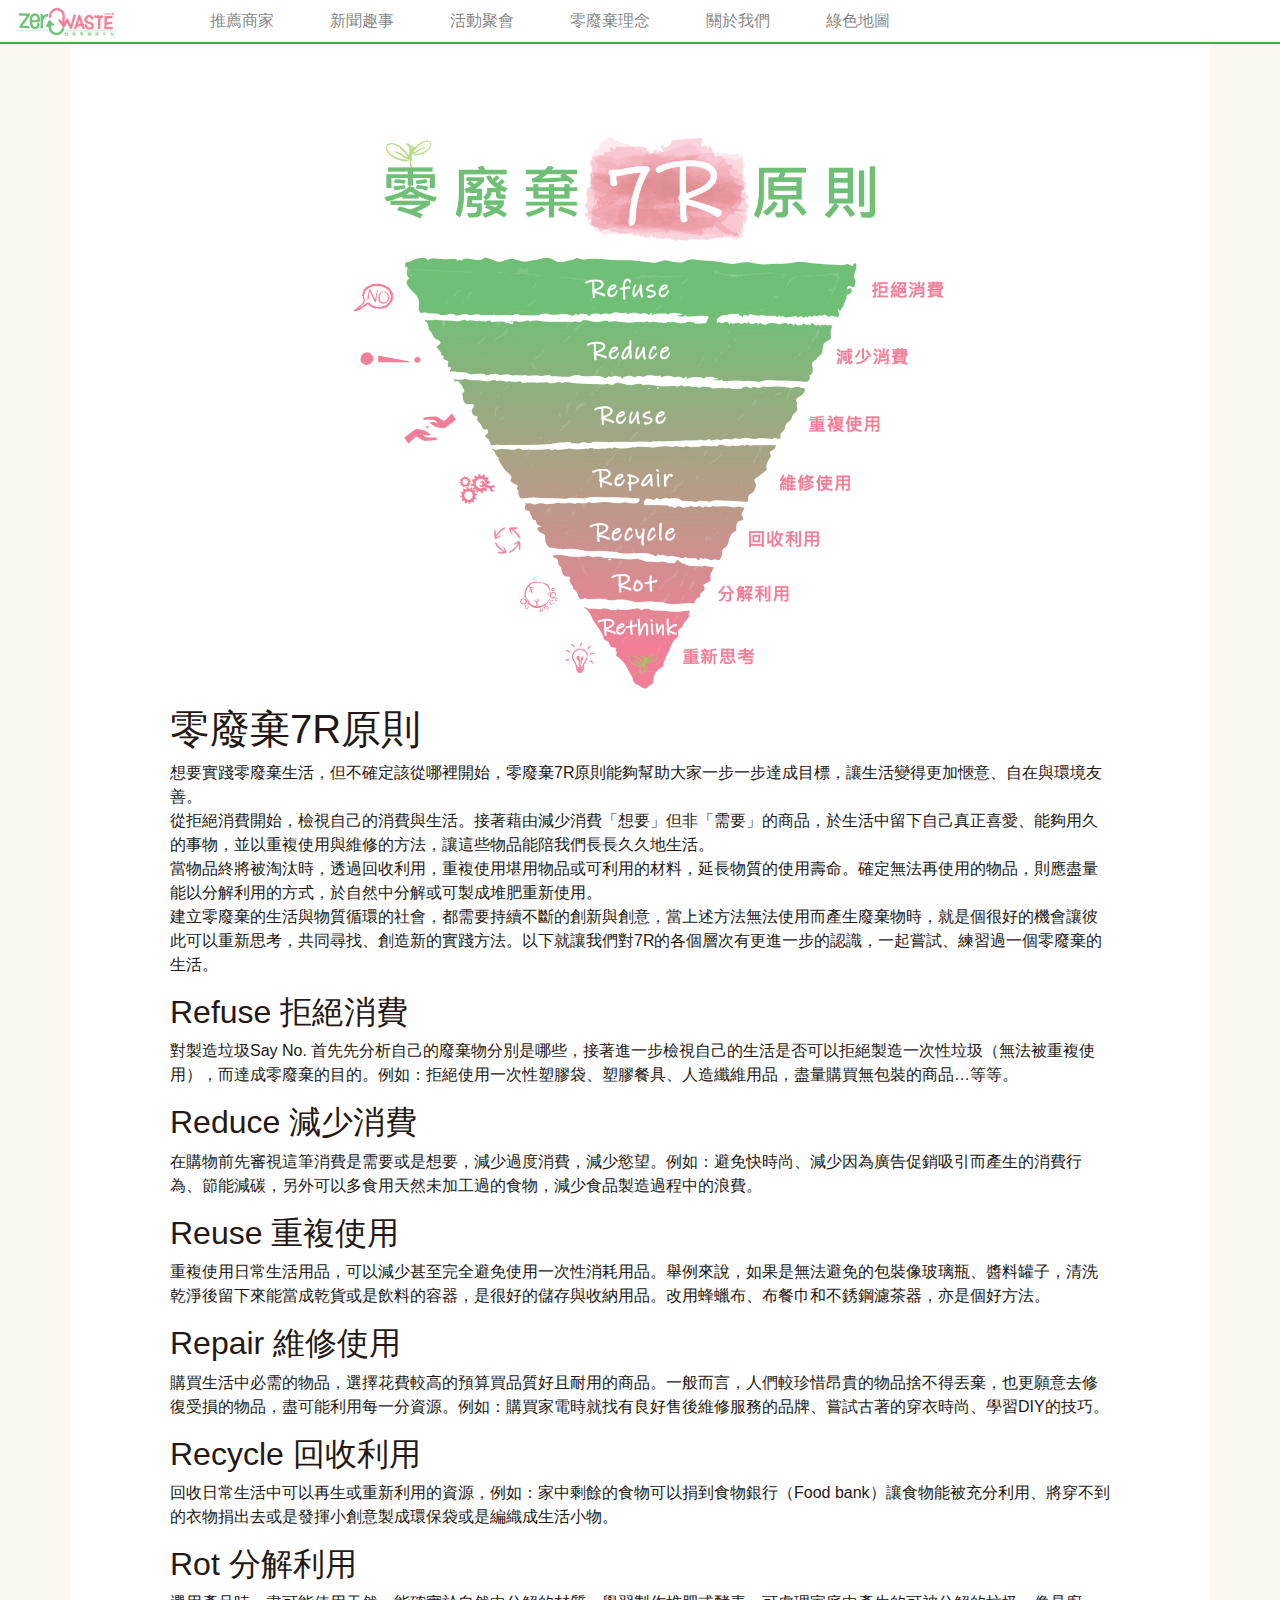
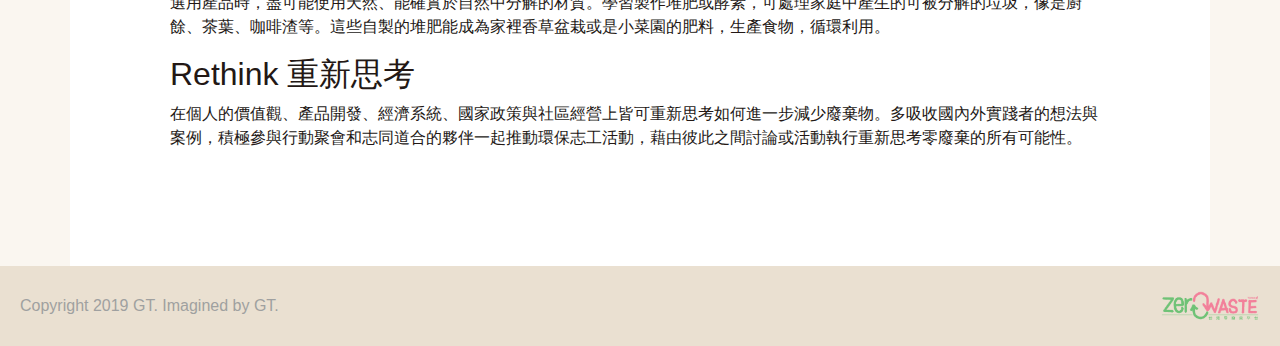
<file: idea.html>
<!DOCTYPE html>
<html lang="zh-Hant-TW">

<head>
  <meta name="generator" content="HTML Tidy for HTML5 for Apple macOS version 5.6.0">
  <meta charset="UTF-8">
  <meta name="viewport" content="width=device-width, initial-scale=1">
  <title>台灣零廢棄聯盟</title>
  <link rel="stylesheet" href="https://stackpath.bootstrapcdn.com/bootstrap/4.1.3/css/bootstrap.min.css">
  <link rel="stylesheet" href="gt.css">
</head>

<body>
    <nav class="navbar navbar-expand-lg navbar-light fixed-top" id="gt-nav">
        <div class="navbar-lg">
          <a class="navbar-brand" href="index.html" id="gt-brand">
            <img src="./assets/img/GT logo.png" alt="GT logo" class="logo"></a>
          <button class="navbar-toggler" type="button" data-toggle="collapse" data-target="#navbarNav"
            aria-controls="navbarNav" aria-expanded="false" aria-label="Toggle navigation">
            <span class="navbar-toggler-icon"></span>
          </button>
        </div>
        <div class="navbar-md">
          <button class="navbar-toggler" type="button" data-toggle="collapse" data-target="#navbarNav"
            aria-controls="navbarNav" aria-expanded="false" aria-label="Toggle navigation">
            <span class="navbar-toggler-icon"></span>
          </button>
          <a class="navbar-brand" href="index.html" id="gt-brand">
            <img src="./assets/img/GT logo.png" alt="GT logo" class="logo"></a>
        </div>
    
        <div class="collapse navbar-collapse" id="navbarNav">
          <ul class="navbar-nav">
            <li class="nav-item" data-id="stores">
              <a class="nav-link" href="index.html#stores" data-id="#stores">推薦商家</a>
            </li>
            <li class="nav-item" data-id="news">
              <a class="nav-link" href="index.html#news" data-id="#news">新聞趣事</a>
            </li>
            <li class="nav-item" data-id="activities">
              <a class="nav-link" href="index.html#activities" data-id="#activities">活動聚會</a>
            </li>
            <li class="nav-item" data-id="idea">
              <a class="nav-link" href="index.html#idea" data-id="#idea">零廢棄理念</a>
            </li>
            <li class="nav-item" data-id="about">
              <a class="nav-link" href="index.html#about" data-id="#about">關於我們</a>
            </li>
            <li class="nav-item">
              <a class="nav-link" href="map.html">綠色地圖</a>
            </li>
          </ul>
        </div>
      </nav>


  <div class="container pyramid-container">
  	<img src="./assets/img/7R pyramid.jpg" alt="零廢棄7R原則" width="70%" height="70%">
  	<h1>零廢棄7R原則</h1>
  	<p>
想要實踐零廢棄生活，但不確定該從哪裡開始，零廢棄7R原則能夠幫助大家一步一步達成目標，讓生活變得更加愜意、自在與環境友善。
<br/>

從拒絕消費開始，檢視自己的消費與生活。接著藉由減少消費「想要」但非「需要」的商品，於生活中留下自己真正喜愛、能夠用久的事物，並以重複使用與維修的方法，讓這些物品能陪我們長長久久地生活。<br/>

當物品終將被淘汰時，透過回收利用，重複使用堪用物品或可利用的材料，延長物質的使用壽命。確定無法再使用的物品，則應盡量能以分解利用的方式，於自然中分解或可製成堆肥重新使用。<br/>

建立零廢棄的生活與物質循環的社會，都需要持續不斷的創新與創意，當上述方法無法使用而產生廢棄物時，就是個很好的機會讓彼此可以重新思考，共同尋找、創造新的實踐方法。以下就讓我們對7R的各個層次有更進一步的認識，一起嘗試、練習過一個零廢棄的生活。<br/>

</p>

<h2>Refuse 拒絕消費</h2>
<p>對製造垃圾Say No. 首先先分析自己的廢棄物分別是哪些，接著進一步檢視自己的生活是否可以拒絕製造一次性垃圾（無法被重複使用），而達成零廢棄的目的。例如：拒絕使用一次性塑膠袋、塑膠餐具、人造纖維用品，盡量購買無包裝的商品…等等。</p>

<h2>Reduce 減少消費</h2>
<p>在購物前先審視這筆消費是需要或是想要，減少過度消費，減少慾望。例如：避免快時尚、減少因為廣告促銷吸引而產生的消費行為、節能減碳，另外可以多食用天然未加工過的食物，減少食品製造過程中的浪費。</p>

<h2>Reuse 重複使用</h2>
<p>重複使用日常生活用品，可以減少甚至完全避免使用一次性消耗用品。舉例來說，如果是無法避免的包裝像玻璃瓶、醬料罐子，清洗乾淨後留下來能當成乾貨或是飲料的容器，是很好的儲存與收納用品。改用蜂蠟布、布餐巾和不銹鋼濾茶器，亦是個好方法。</p>

<h2>Repair 維修使用</h2>
<p>購買生活中必需的物品，選擇花費較高的預算買品質好且耐用的商品。一般而言，人們較珍惜昂貴的物品捨不得丟棄，也更願意去修復受損的物品，盡可能利用每一分資源。例如：購買家電時就找有良好售後維修服務的品牌、嘗試古著的穿衣時尚、學習DIY的技巧。</p>

<h2>Recycle 回收利用</h2>
<p>回收日常生活中可以再生或重新利用的資源，例如：家中剩餘的食物可以捐到食物銀行（Food bank）讓食物能被充分利用、將穿不到的衣物捐出去或是發揮小創意製成環保袋或是編織成生活小物。 </p>

<h2>Rot 分解利用</h2>
<p>選用產品時，盡可能使用天然、能確實於自然中分解的材質。學習製作堆肥或酵素，可處理家庭中產生的可被分解的垃圾，像是廚餘、茶葉、咖啡渣等。這些自製的堆肥能成為家裡香草盆栽或是小菜園的肥料，生產食物，循環利用。</p>

<h2>Rethink 重新思考</h2>
<p>在個人的價值觀、產品開發、經濟系統、國家政策與社區經營上皆可重新思考如何進一步減少廢棄物。多吸收國內外實踐者的想法與案例，積極參與行動聚會和志同道合的夥伴一起推動環保志工活動，藉由彼此之間討論或活動執行重新思考零廢棄的所有可能性。</p>

  </div>

  <footer class="footer"
    style="height: 80px; color:#9FA0A0; background-color: #EAE0D1; display: flex; align-items: center; padding: 20px">
    Copyright 2019 GT. Imagined by GT. <img src="./assets/img/GT logo.png" alt="GT logo" class="logo"
      style="position: absolute; right:20px" /> </footer>
</body>

<script src="https://code.jquery.com/jquery-3.3.1.min.js"></script>
<script src="https://cdnjs.cloudflare.com/ajax/libs/popper.js/1.14.7/umd/popper.min.js"></script>
<script src="https://stackpath.bootstrapcdn.com/bootstrap/4.3.1/js/bootstrap.min.js"></script>

</html>
</file>
<file: gt.css>
body {
  background-color: #FAF6F0;
  font-family: 微軟正黑體, Arial;
  color: #231815;
  font-size: 16px;
}

.container,
.row {
  margin-top: 20px;
  margin-left: auto;
  margin-right: auto;
}

a,
button {
  color: #231815;
  cursor: pointer;
  margin: 0 auto;
}

.hide-only-in-lg {
  display: none;
}

.hide-only-in-md {
  display: block;
}

.fontSize14 {
  font-size: 14px;
}

.fontSize18 {
  font-size: 18px;
}

.fontSize20 {
  font-size: 20px;
}

.fontSize24 {
  font-size: 24px;
}

.fontSize28 {
  font-size: 28px;
}

/*--navbar--*/
.navbar-md {
  display: none;
  background-color: #ffffff;
}

.logo {
  height: 30px;
  width: 100px;
}

nav#gt-nav {
  padding: 0 1rem;
  border-bottom: 2px solid #44AD47;
  background-color: white;
}

nav a#gt-brand {
  width: 150px;
}

.navbar-nav li {
  padding: 0 20px;
}

.navbar-nav li.active {

  border-bottom: 3px solid #44AD47;
}

.navbar-light .navbar-nav .active>.nav-link,
.navbar-light .navbar-nav .nav-link.active,
.navbar-light .navbar-nav .nav-link.show,
.navbar-light .navbar-nav .show>.nav-link.active {
  color: #44AD47;
}

.navbar-toggler {
  border: none;
}

div.container {
  /*  margin-top: 60px;	 also offset for top fixed nav
*/
}

/*--stores--*/
#stores {
  margin-top: 45px;
  background-color: white;
  padding: 0;
}

.no-padding {
  padding: 0;
}

.carousel .row,
.carousel .container {
  margin-top: 0;
}

.gt.oi.oi-chevron-left {
  text-shadow: 0px 0px 10px #44AD47;
  font-size: 25px;
}

.gt.oi.oi-chevron-right {
  text-shadow: 0px 0px 10px #44AD47;
  font-size: 25px;
}

.store {
  font-weight: bold;
  text-align: center;
  margin: 40px 0 100px;
}

.store-md {
  display: none;
  padding: 40px;
  text-align: center;
}

.store-md h2 {
  font-size: 1.5rem;
  font-weight: bold;
}

.store-aside {
  padding: 40px 60px;
}

h3 {
  font-weight: bold;
}

.store-info {
  display: flex;
  flex-direction: column;
  position: absolute;
  left: 60px;
  bottom: 40px;
}

.store-info h3,
.store-info h4 {
  font-size: 1.5rem;
  margin-bottom: 0.25rem;
}

.store-info h4 {
  margin-bottom: 1.25rem;
  color: #9FA0A0;
}

.carousel-inner img {
  width: 100%;
  height: 100%;
}

/*--news--*/
#news {}

.article-container img {
  width: 100%;
  height: 100%;
}

.article-container h3 {
  font-size: 2.2rem;
  font-weight: normal;
  margin-bottom: 0.25rem;
}

.article-container h4 {
  font-size: 1rem;
  margin-bottom: 0.25rem;
}

.news-aside {
  padding: 20px;
  background-color: #ffffff;
}

.news-content {
  margin-bottom: 50px;
  white-space: pre-line;
  margin-top: 30px
}

.news-read-more {
  font-size: 0.9rem;
  margin: 20px 0;
  text-align: right;
  position: absolute;
  bottom: 20px;
  right: 20px;
}

.news-read-more-md {
  display: none;
  font-size: 0.9rem;
  margin: 20px 0;
  text-align: right;
}

.more-article-containermd img,
.more-article-container img {
  width: 100%;
}

.more-article-containermd {
  display: none;
}

.newsletter-container {
  padding: 10px 30px;
  background-color: #ffffff;
  text-align: center;
}

.newsletter-container-main {
  padding: 10px;
}

.newsletter-container-aside {
  padding: 0px;
}

.facebook-logo,
.medium-logo {
  height: 30px;
  width: unset;
}

.newsletter-container-main .email-icon {
  position: absolute;
  left: 5px;
  width: 30px;
}

#mc_embed_signup {
  border: none;
}

.newsletter-container-main #mc_embed_signup form {
  display: inline-block;
  position: relative;
  border: solid 1px#44AD47;
  margin: 10px 0 30px;
  white-space: nowrap;
  padding: 0 !important;
}

.newsletter-container-main #mc_embed_signup #mc_embed_signup_scroll {
  display: flex;
  box-sizing: content-box;
}

.newsletter-container-main #mc_embed_signup input[type="email"] {
  border: none;
  padding: 0 0 0 40px;
  margin: 0;
  width: calc(100% - 90px);
  background-color: rgba(0, 0, 0, 0);
}

.newsletter-container-main #mc_embed_signup input[type="submit"] {
  padding-top: 0;
  padding-bottom: 0;
}

.newsletter-container-main #mc_embed_signup input[type="submit"]:hover {
  background-color: #44AD47;
}

.newsletter-container-aside img {
  width: 100%;
  height: 100%;
}


.newsletter-contact-us {
  font-weight: bold;

}

.newsletter-contact-us span {
  margin: 10px;
}

.more-article-container,
.for-dummies-container {
  background-color: #ffffff;
  text-align: right;
}

.more-article-container img {
  width: calc(100% - 40px);
  margin: 0 20px;
}

.more-article-container p {
  padding: 5px 10px;
  margin: 0;
}

.for-dummies-container {
  padding: 40px 20px 0 20px;
  margin-left: 20px;
  height: 100%;
}

.for-dummies-container h3 {
  text-align: center;
  font-weight: bold;
  margin-bottom: 20px;
  font-size: 1.5rem;
}

.for-dummies-container .read-more {
  margin: 0;
  position: absolute;
  right: 10px;
  bottom: 5px;
}

.for-dummies-container img {
  width: 100%;
}

/*---activities---*/

.activities-container {
  background-color: #F1D1D4;
  text-align: center;
}

.activities-main {
  padding: 80px 10px;
}

.activities-container h2{
  font-weight: bold;
  margin-bottom:3rem;
}


.activities-container h4,
.activities-container h3 {
  margin-bottom: 5rem;
}

.activities-container .img-container {
  padding: 0 30px 0 15px;
}

.activities-container a>img {
  width: 100%;
}

/*--idea--*/

.idea-main {
  background-color: #D8E8DA;
  padding: 30px;
}

.idea-aside {
  background-color: #D8E8DA;
  margin-left: 20px;
  text-align: center;
  padding-top: 50px;
  height: 100%;
}

.idea-aside .read-more {
  position: absolute;
  bottom: 20px;
  right: 20px;
  margin: 0;
}

.idea-container img {
  width: 100%;
}


/*7R*/

.pyramid-container {
  background-color: white;
  padding: 100px;
}

.pyramid-container img {
  margin: auto;
  display: block;
}

/*--vision--*/
.vision-container {
  text-align: center;
  color: #ffffff;
  padding: 100px 50px 50px;
  position: relative;
}

.vision-container h3 {
  width: 100%;
}

.vision-container p {
  white-space: pre-line;
}

.vision-background-image {
  position: absolute;
  top: 0;
  left: 0;
  width: 100%;
  height: 100%;
  background-image: url('./assets/img/vision_picture_1.jpg');
  background-size: cover;
  z-index: -1;
  filter: brightness(0.4)
}

.primary-button{
  display: inline-block;
  text-align: center;
  color: #ffffff;
  font-weight: bold;
  background: #44AD47;
  padding: 5px 20px;
  border: none;
  margin: auto;
  border-radius: 0;
}

.intro-button {
  width: 100%;
}

/*--contact-us--*/
.contact-us-lg img,
.contact-us-lg button {
  width: 100%;
}

.contact-us-aside {
  padding: 100px 0 0 50px;
}

.contact-us-aside img {
  height: 30px;
  width: 30px;
  margin-right: 10px;
}

.contact-us-aside h4 {
  margin-top: 20px;
  font-weight: bold;
  font-size: 16px;
  font-family: Arial, Helvetica, sans-serif;
}

.newsletter-contact-us a:hover {

  text-decoration: none;

}

 .contact-us-md {
    display:none;
  }

.md-button {
  display:none;
}

.contact-button {
  display:none;
}

/*--partner--*/
.partner-container {
  padding: 40px;
  display: flex;
  align-items: flex-end;
}

.partner-container h3 {
  text-align: center;
  font-size: 24px;
  margin-right: 20px;
}

.partner-icons {
  white-space: nowrap;
}

.partner-icons a:hover {
  text-decoration: none;
}

.partner1,
.partner2 {
  height: 60px;
}

.mascots {
  cursor: pointer;
  position: fixed;
  z-index: 1029;
  animation: moveMascots 5s infinite ease both;
  white-space: nowrap;
  height: 200px;
  width: 500px;
  display: none;
  align-items: flex-end;
}

.mascots img {
  width: 100px;
  position: relative;
}

.mascots img:nth-child(1),
.mascots img:nth-child(5) {
  animation: mascotJump1 1.1s infinite;
}

.mascots img:nth-child(5) {
  animation: mascotJump1 0.8s infinite;
}

.mascots img:nth-child(2) {
  animation: mascotJump2 0.8s infinite;
}

.mascots img:nth-child(4) {
  animation: mascotJump2 .7s infinite;
}

.mascots img:nth-child(3) {
  animation: mascotJump3 0.6s infinite;
}

.april-fools-day {
  display: none;
  background-color: rgba(255, 255, 255, 0.6);
  position: fixed;
  top: 0;
  left: 0;
  width: 100vw;
  height: 100vh;
  z-index: 1029;
}

.april-fools-day p {
  width: 90%;
  position: absolute;
  top: 50%;
  left: 50%;
  transform: translate(-50%, -50%);
  text-align: center;
  font-weight: bold;
  font-size: 2rem;
  font-family: 'Courier New', Courier, monospace;
  color: #44AD47;
}

@keyframes mascotJump1 {
  0% {
    top: 0;
  }

  47% {
    top: -100px;
  }

  50% {
    top: -100px;
  }

  53% {
    top: -100px;
  }

  100% {
    top: 0;
  }
}

@keyframes mascotJump2 {
  0% {
    top: 0;
  }

  47% {
    top: -150px;
  }

  50% {
    top: -150px;
  }

  53% {
    top: -150px;
  }

  100% {
    top: 0;
  }
}

@keyframes mascotJump3 {
  0% {
    top: 0;
  }

  47% {
    top: -200px;
  }

  50% {
    top: -200px;
  }

  53% {
    top: -200px;
  }

  100% {
    top: 0;
  }
}


@keyframes moveMascots {

  /* bottom */
  0% {
    bottom: -40px;
    left: 50%;
    transform: translate(-50%, 0) rotate(0deg);
  }

  /* right */
  25% {
    bottom: 50%;
    left: 80vw;
    transform: translate(0, 50%) rotate(-90deg);
  }

  /* top */
  50% {
    bottom: 80vh;
    left: 50%;
    transform: translate(-50%, 0) rotate(-180deg);
  }

  /* left */
  75% {
    bottom: 50%;
    left: -250px;
    transform: translate(0, 50%) rotate(-270deg);
  }

  /* bottom */
  100% {
    bottom: -40px;
    left: 50%;
    transform: translate(-50%, 0) rotate(-360deg);
  }
}

@media screen and (max-width:991px) {
  .hide-only-in-lg {
    display: block;
  }

  .hide-only-in-md {
    display: none;
  }

  .container,
  .row {
    margin-top: 0;
  }

  /*--navbar--*/
  nav#gt-nav {
    padding: 0;
    background-color: #D8E8DA;
  }

  .nav-item {
    border: solid 1px #ffffff;
  }

  .nav-link {
    padding: 20px;
  }

  .navbar-md {
    display: block;
    width: 100%;
  }

  .navbar-lg {
    display: none;
  }

  /*--store--*/
  .store-md {
    display: block;
  }

  .store-aside {
    padding: 20px 30px;
  }

  .store-info h3,
  .store-info h4 {
    font-size: 1rem;
  }

  .store-aside p {
    margin-left: 1rem;
  }

  .store-info {
    flex-direction: row;
    position: relative;
    left: 0;
    bottom: 0;
  }

  .store-info>div {
    width: 50%;
  }

  .store {
    display: none;
  }

  /*--news--*/
  .article-container h3 {
    font-size: 1.8rem;
  }

  .news-read-more-md {
    display: block;
  }

  .news-read-more {
    display: none;
  }

  .newsletter-container {
    background-color: #F0F8F6;
  }

  .newsletter-container-aside {
    display: none;
  }

  .more-news-container {
    margin-top: 0;
  }

  .more-article-container {
    background-color: #F1D1D4;
  }

  .more-article-container img {
    width: 100%;
    margin: 0;
  }

  .for-dummies-container {
    display: flex;
    flex-wrap: wrap;
    flex-direction: row-reverse;
    margin: 0;
    padding: 10px;
  }

  .for-dummies-container>h3,
  .for-dummies-container>.img-container {
    width: 50%;
    flex: 1 1 auto;
    align-self: center;
  }

  .for-dummies-container .read-more {
    width: 100%;
    position: relative;
    margin-top: 10px;
    text-align: center;
    right: 0;
    bottom: 0;
  }

  .for-dummies-container .read-more p {
    margin: 0;
  }

  /*--activities--*/
  .activities-container {
    display: flex;
    flex-direction: column-reverse;
    background-color: #ffffff;
  }

  .activities-container a span {
    display: inline-block;
    border-bottom: solid 2px #44AD47;
    position: relative;
  }

  .activities-main {
    padding: 20px 10px;
  }

  .activities-container .img-container {
    padding: 0;
  }

  .activities-main h3,
  .activities-main h4 {
    margin-bottom: 5px;
  }

 .activities-container h2 {
  font-size: 1.5rem;
  font-weight: bold;
  margin-bottom:1rem;
}

  /*--idea--*/
  .idea-main {
    padding: 0;
  }

  .idea-aside {
    margin: 0;
    padding: 10px;
    background-color: #ffffff;
    display: flex;
    flex-direction: row-reverse;
    flex-wrap: wrap;
  }

  .idea-aside>h3 {
    width: 40%;
    flex: 1 1 auto;
    font-size: 16px;
    align-self: center;
  }

  .idea-aside .img-container {
    width: 60%;
    flex: 1 1 auto;
  }

  /*--7R--*/
  .pyramid-container {
    padding: 10px;
  }

  .pyramid-container img {
    margin: 60px 0 10px;
    width: 100%;
  }

  /*--vision--*/
  .vision-container {
    padding: 10px 0 0 0;
  text-align: center;
  }

  .vision-container h3,
  .vision-container p {
    padding: 10px 10px 0 10px;
  }

  .primary-button {
    width: 100%;
  }


  /*--contact-us--*/
  .contact-us-aside {
    padding: 30px 10px;
    text-align: center;
    font-weight: bold;
  }

  .contact-us-aside h3 {
    margin-bottom: 20px;
  }

  .contact-us-aside h4 {
    margin-top: 10px;
  }

  .contact-us-lg {
    display:none;
  }

  .contact-us-md {
    display:block;
    text-align: center;
  }

.contact-us-container {
  text-align: center;
/*  padding: 100px 50px 50px;*/
  position: relative;
}

  button.intro-button {
  display: none;
}

  .contact-us-background{
    left: 0;
    width: 100%;
    height: 250px;
    background-image: url('./assets/img/contact_us_picture_1.jpg');
    background-size: cover;
    z-index: -1;
  }

  .md-button {
  width: 150px;
  display: block;
  z-index: 1;
  margin: 0 auto 20px auto;
}

  .contact-button {
  width: 150px;
  display: block;
  z-index: 1;
  margin: -50px auto 20px auto;
}

  /*--partner--*/
  .partner-container {
    background-color: #ffffff;
    padding: 40px 0;
  }

  .partner-container h3 {
    width: 100%;
    margin-right: 0;
  }

  .partner-icons {
    display: inline-block;
    margin: auto;
  }

  .partner1,
  .partner2 {
    height: 50px;
  }

  /*--footer--*/
  footer {
    font-size: 12px;
  }

  .mascots {
    width: 350px;
  }

  .mascots img {
    width: 70px;
  }

  @keyframes moveMascots {

    /* bottom */
    0% {
      bottom: -40px;
      left: 50%;
      transform: translate(-50%, 0) rotate(0deg);
    }

    /* right */
    25% {
      bottom: 50%;
      left: 60vw;
      transform: translate(0, 50%) rotate(-90deg);
    }

    /* top */
    50% {
      bottom: 80vh;
      left: 50%;
      transform: translate(-50%, 0) rotate(-180deg);
    }

    /* left */
    75% {
      bottom: 50%;
      left: -200px;
      transform: translate(0, 50%) rotate(-270deg);
    }

    /* bottom */
    100% {
      bottom: -100px;
      left: 50%;
      transform: translate(-50%, 0) rotate(-360deg);
    }
  }
}
</file>
